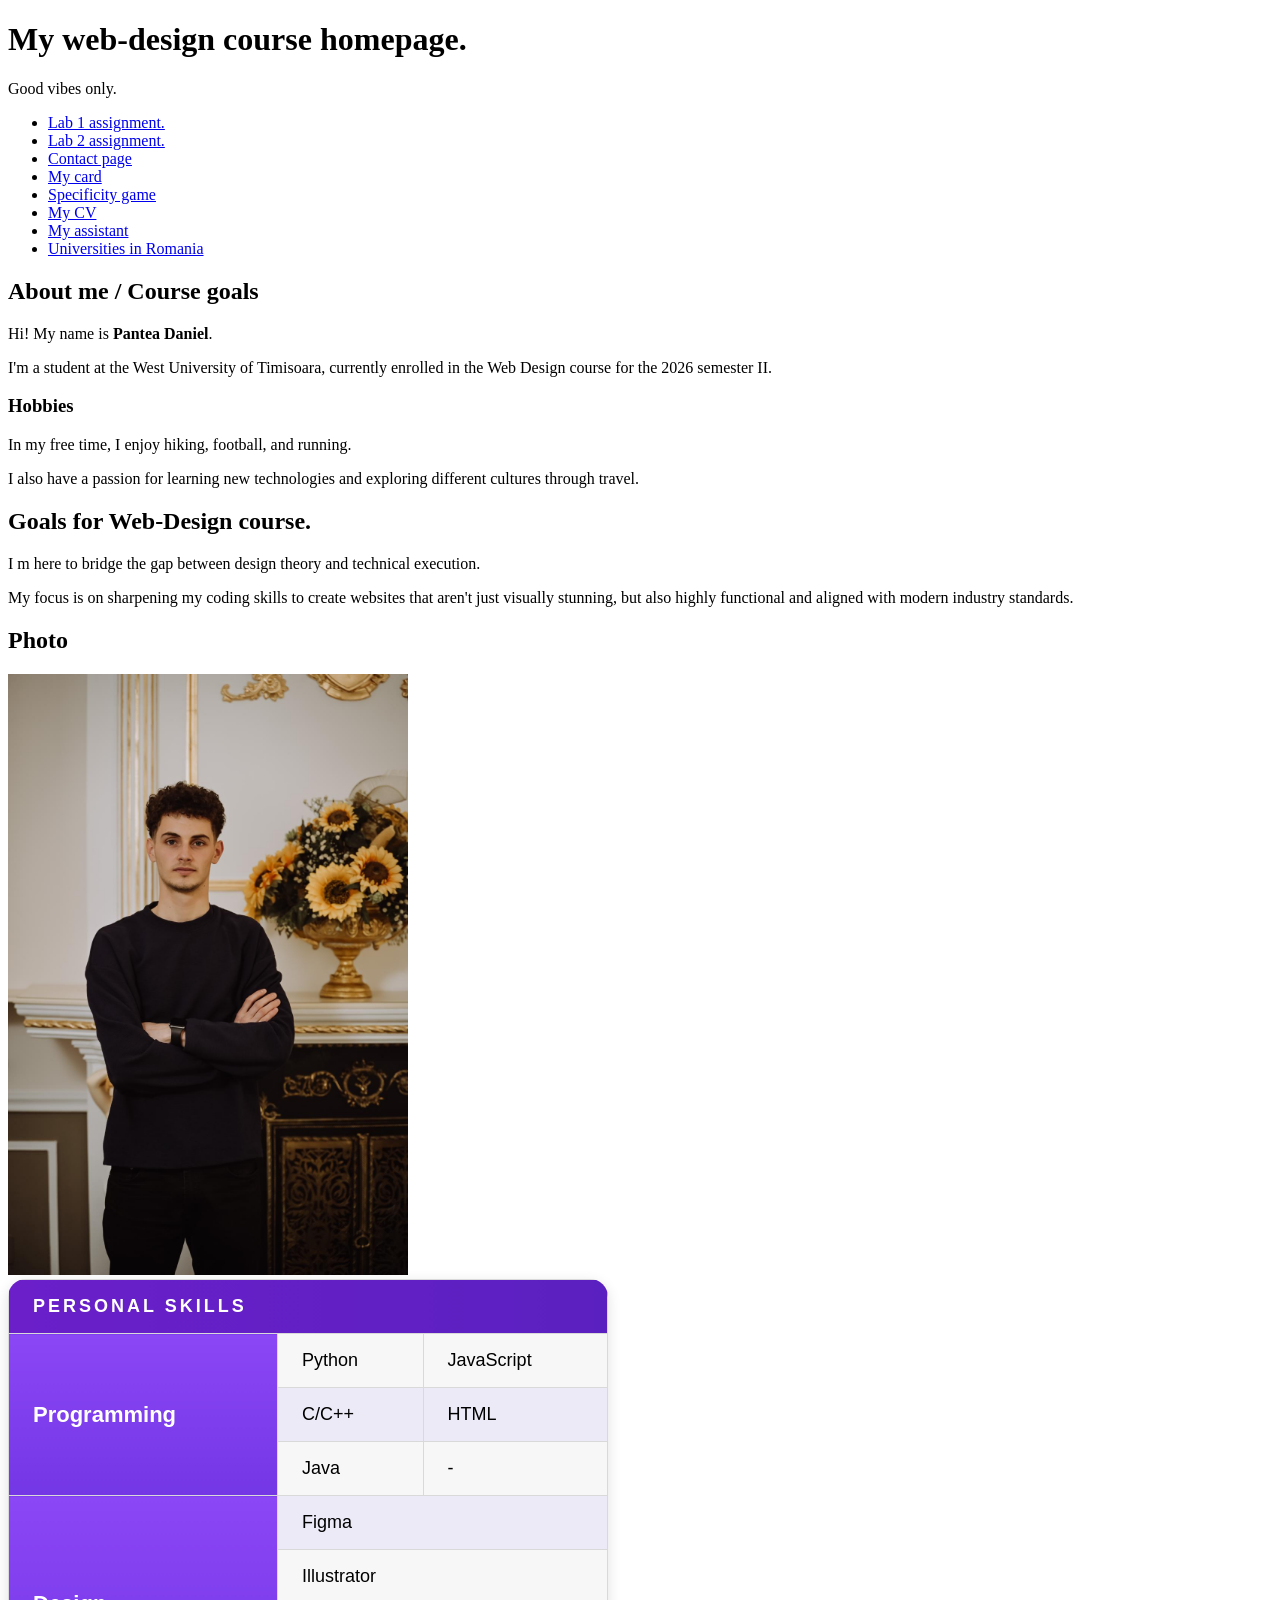
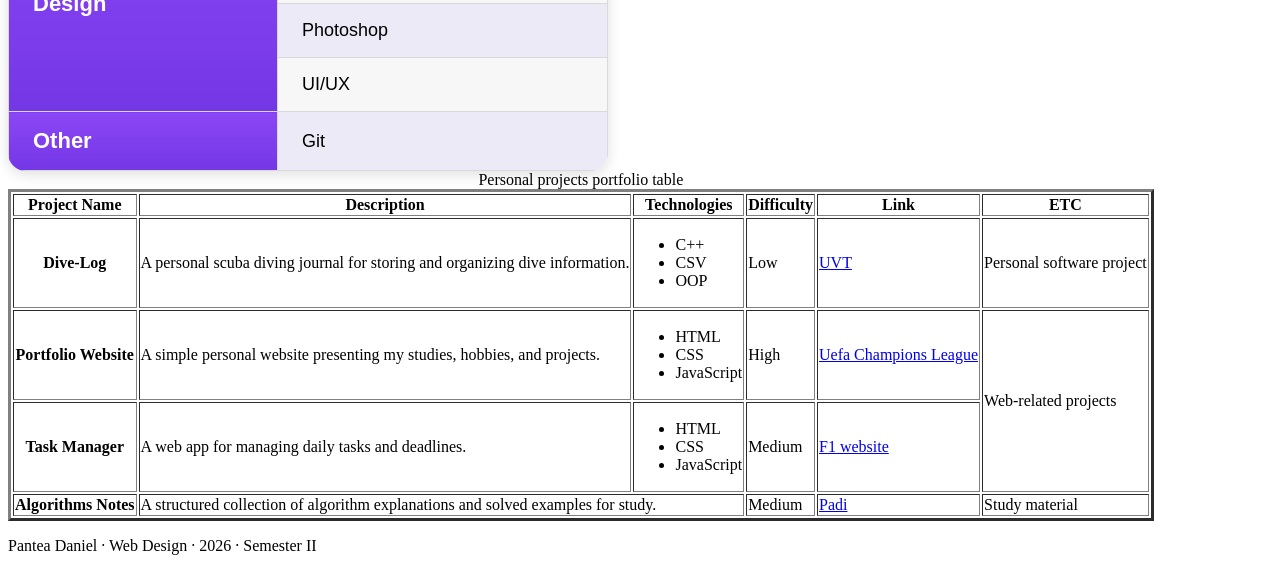
<file: index.html>
<!DOCTYPE html>
<html lang="en">

<head>
    <meta charset="UTF-8">
    <meta name="viewport" content="width=device-width">
    <title>Course homepage - Heading hierarchy example</title>
    <link rel="stylesheet" href="index.css">
</head>

<body>
    <header>
        <h1>My web-design course homepage.</h1>
        <p>Good vibes only.</p>
    </header>
    <nav aria-label="Main navigation">
        <ul>
            <li><a href="https://github.com/CS-WD-UVT-2026/lab1-wd-ie-Pantea-Daniel.git">Lab 1 assignment.</a></li>
            <li><a href="https://github.com/CS-WD-UVT-2026/lab2-wd-ie-Pantea-Daniel.git">Lab 2 assignment.</a></li>
            <li><a href="contact.html">Contact page</a></li>
            <li><a href="card.html">My card</a></li>
            <li><a href="specificity.html">Specificity game</a></li>
            <li><a href="cv.html">My CV</a></li>
            <li><a href="chatbot.html">My assistant</a></li>
            <li><a href="universities.html">Universities in Romania</a></li>

        </ul>
    </nav>
    <main id="main-content">
        <section>
            <h2>About me / Course goals</h2>
            <p>Hi! My name is <strong>Pantea Daniel</strong>.</p>
            <p>I'm a student at the West University of Timisoara, currently enrolled in the Web Design course for the
                2026 semester II.</p>
            <h3>Hobbies</h3>
            <p>In my free time, I enjoy hiking, football, and running.</p>
            <p>I also have a passion for learning new technologies and exploring different cultures through travel.</p>
            <h2>Goals for Web-Design course.</h2>
            <p>I m here to bridge the gap between design theory and technical execution.</p>
            <p>My focus is on sharpening my coding skills to create websites that aren't just visually stunning, but
                also highly functional and aligned with modern industry standards.</p>
        </section>
        <section>
            <h2>Photo</h2>
            <img width="400" src="my_photo.jpeg" alt="Me at the final of 12 th grade, of high school.">
        </section>

    </main>
    <table border="3" class="skill-table">
        <thead>
            <tr>
                <th scope="col" colspan="3">Personal Skills</th>
            </tr>
        </thead>
        <tbody>
            <tr>
                <th scope="row" rowspan="3">Programming</th>
                <td>Python</td>
                <td>JavaScript</td>
            </tr>
            <tr>
                <td>C/C++</td>
                <td>HTML</td>
            </tr>
            <tr>
                <td>Java</td>
                <td>-</td>
            </tr>
            <tr>
                <th scope="row" rowspan="4">Design</th>
                <td colspan="2">Figma</td>
            </tr>
            <tr>
                <td colspan="2">Illustrator</td>
            </tr>
            <tr>
                <td colspan="2">Photoshop</td>
            </tr>
            <tr>
                <td colspan="2">UI/UX</td>
            </tr>
            <tr>
                <th scope="row">Other</th>
                <td colspan="2">Git</td>
            </tr>
        </tbody>
    </table>
    <table border="3">
        <caption>Personal projects portfolio table</caption>
        <thead>
            <tr>
                <th scope="col">Project Name</th>
                <th scope="col">Description</th>
                <th scope="col">Technologies</th>
                <th scope="col">Difficulty</th>
                <th scope="col">Link</th>
                <th scope="col">ETC</th>
            </tr>
        </thead>
        <tbody>
            <tr>
                <th scope="row">Dive-Log</th>
                <td>A personal scuba diving journal for storing and organizing dive information.</td>
                <td>
                    <ul>
                        <li>C++</li>
                        <li>CSV</li>
                        <li>OOP</li>
                    </ul>
                </td>
                <td>Low</td>
                <td>
                    <a href="https://www.uvt.ro/" target="_blank">UVT</a>
                </td>
                <td>Personal software project</td>
            </tr>

            <tr>
                <th scope="row">Portfolio Website</th>
                <td>A simple personal website presenting my studies, hobbies, and projects.</td>
                <td>
                    <ul>
                        <li>HTML</li>
                        <li>CSS</li>
                        <li>JavaScript</li>
                    </ul>
                </td>
                <td>High</td>
                <td>
                    <a href="https://www.uefa.com/uefachampionsleague/" target="_blank">Uefa Champions League</a>
                </td>
                <td rowspan="2">Web-related projects</td>
            </tr>

            <tr>
                <th scope="row">Task Manager</th>
                <td>A web app for managing daily tasks and deadlines.</td>
                <td>
                    <ul>
                        <li>HTML</li>
                        <li>CSS</li>
                        <li>JavaScript</li>
                    </ul>
                </td>
                <td>Medium</td>
                <td>
                    <a href="https://www.formula1.com/" target="_blank">F1 website</a>
                </td>
            </tr>

            <tr>
                <th scope="row">Algorithms Notes</th>
                <td colspan="2">A structured collection of algorithm explanations and solved examples for study.</td>
                <td> Medium </td>
                <td>
                    <a href="https://www.padi.com/" target="_blank">Padi</a>
                </td>
                <td>Study material</td>
            </tr>
        </tbody>
    </table>

    <footer>
        <p>Pantea Daniel · Web Design · 2026 · Semester II</p>
    </footer>
</body>

</html>
</file>
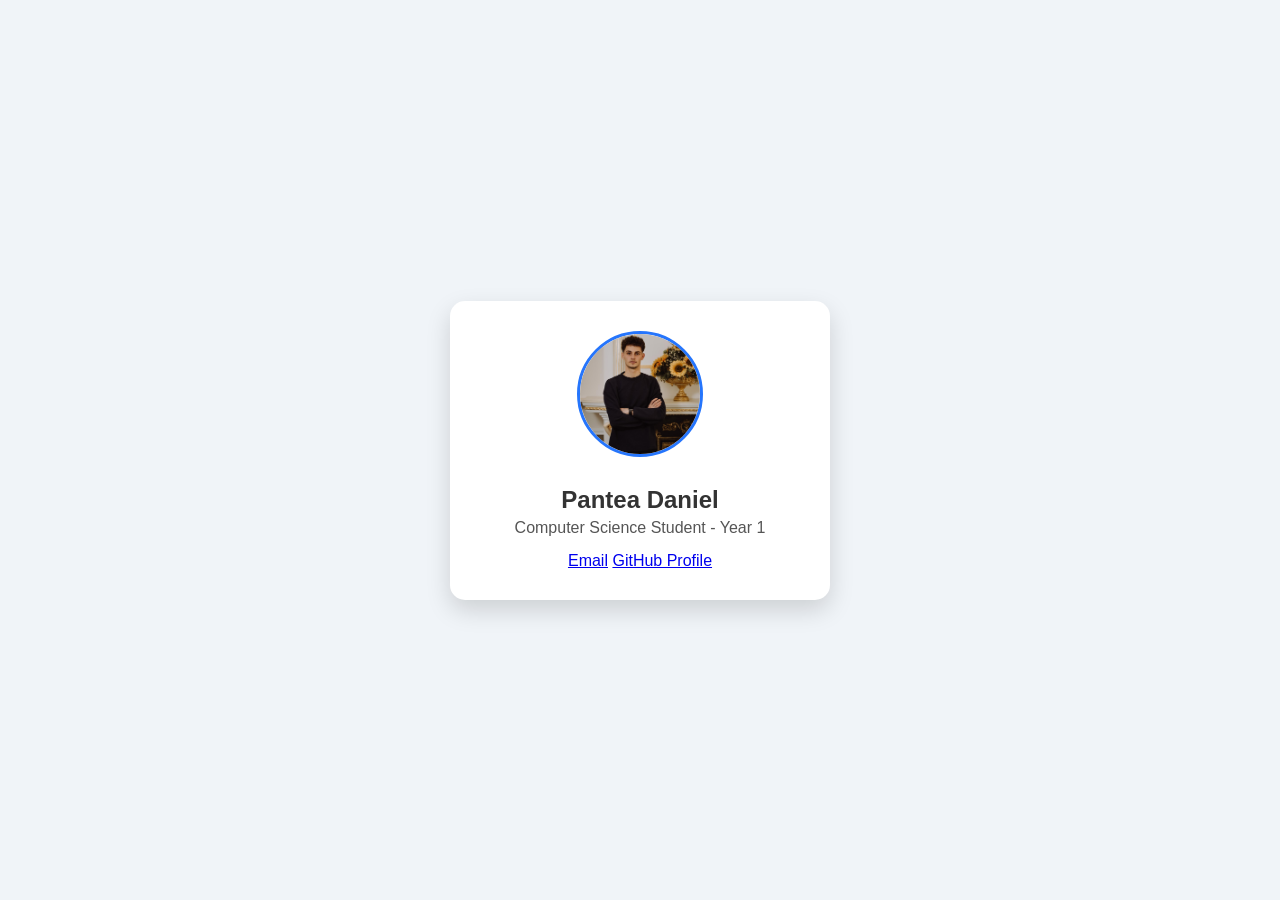
<file: card.html>
<!DOCTYPE html>
<html lang="en">
<head>
    <meta charset="UTF-8">
    <title>Business Card</title>
    <link rel="stylesheet" href="card.css">
</head>
<body>

<div id="card">

    <img src="my_photo.jpeg" alt="Profile Picture" class="profile-image">
    <h1 class="full-name">Pantea Daniel</h1>
    <h2 class="subtitle">Computer Science Student - Year 1</h2>
    <a href="mailto:daniel.pantea06@e-uvt.ro" class="email">Email</a>

    <a href="https://github.com/" class="github">GitHub Profile</a>

</div>

</body>
</html>
</file>
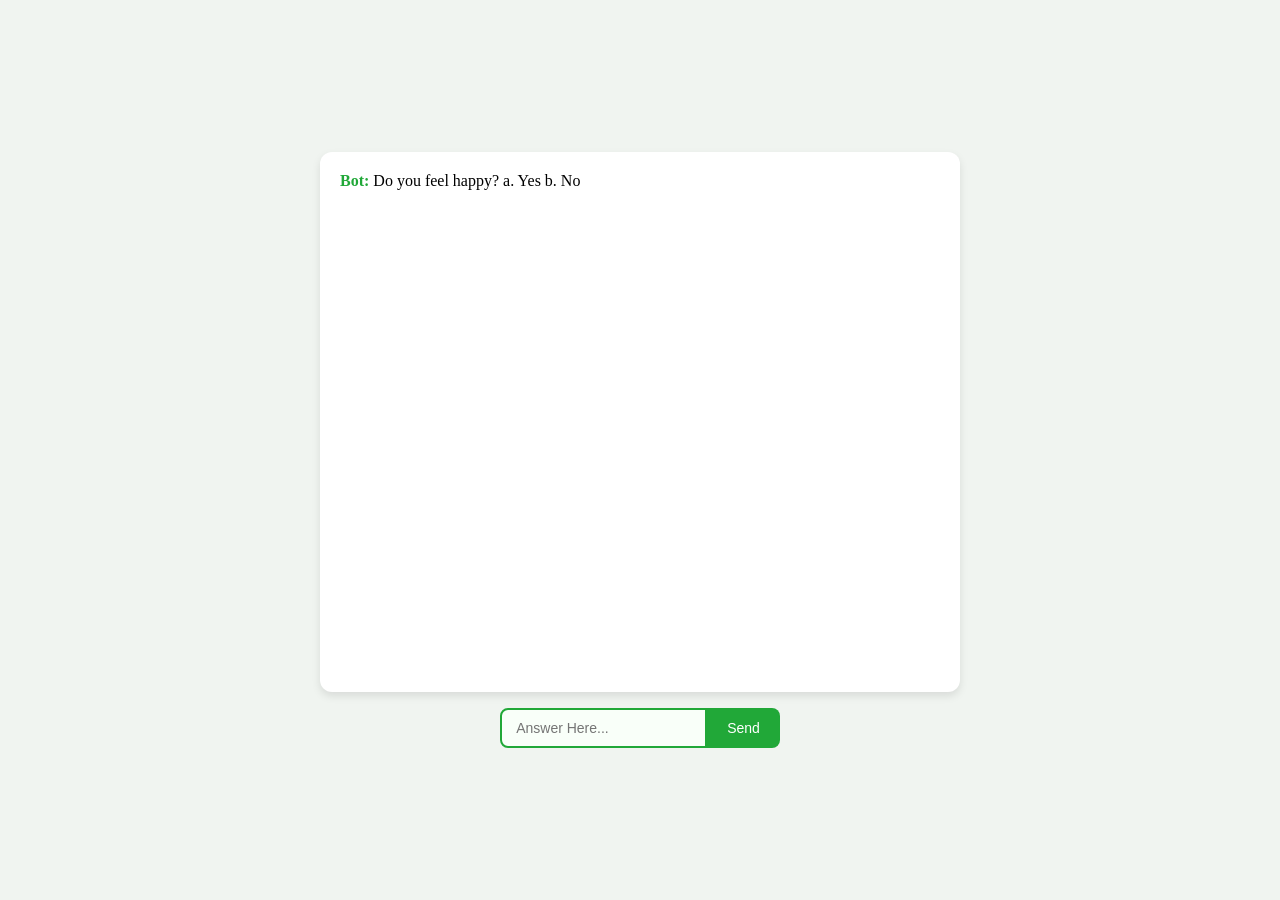
<file: chatbot.html>
<!DOCTYPE html>
<html lang="en">
<head>
    <meta charset="UTF-8">
    <meta name="viewport" content="width=device-width, initial-scale=1.0">
    <title>Chatbot</title>
    <link rel="stylesheet" href="chatbot.css">
</head>
<body>
    <div class="chat-container" id="chat-container">
    </div>
    <form id="chat-form">
        <input type="text" id="user-input" placeholder="Answer Here...">
        <button type="submit">Send</button>
    </form>
    <script src="chatbot.js"></script>
</body>
</html>
</file>
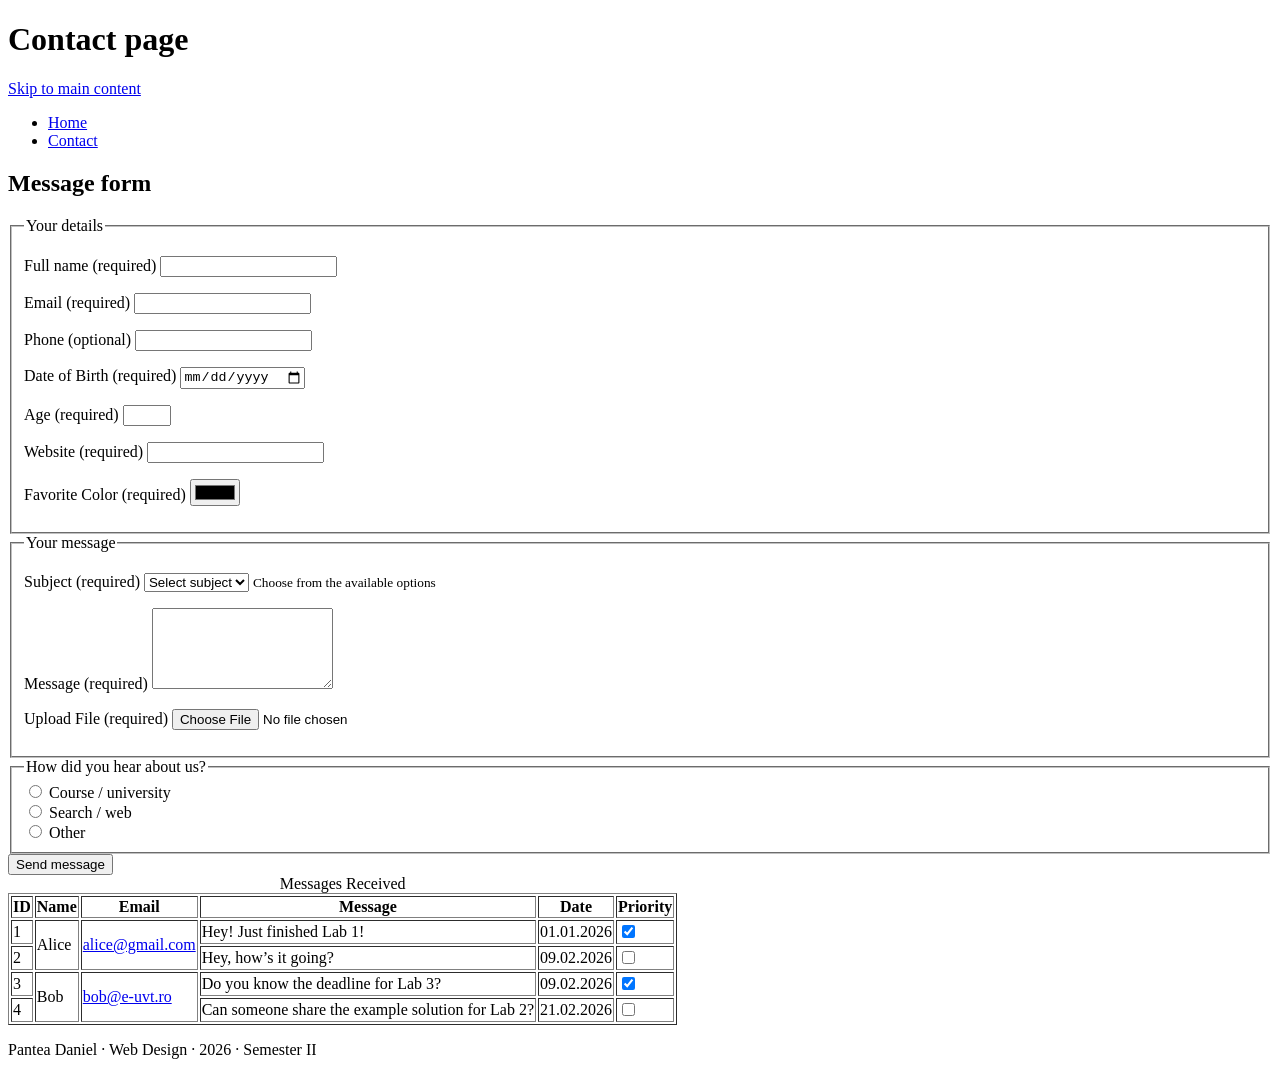
<file: contact.html>
<!DOCTYPE html>
<html lang="en">

<head>
  <meta charset="UTF-8">
  <meta name="viewport" content="width=device-width">
  <title>Course homepage - Heading hierarchy example</title>
</head>

<body>
  <header>
    <h1>Contact page</h1>
  </header>

  <a href="#main-content" class="skip-link">Skip to main content</a>
  <nav aria-label="Main navigation">
    <ul>
      <li><a href="index.html">Home</a></li>
      <li><a href="contact.html">Contact</a></li>
    </ul>
  </nav>

  <main id="main-content">
    <section>
      <h2>Message form</h2>
      <form method="post" action="#" aria-label="Contact form" id="contactForm">

        <fieldset>
          <legend>Your details</legend>

          <p>
            <label for="name">Full name (required)</label>
            <input type="text" id="fullname" name="name" required>
          </p>
          <p>
            <label for="email">Email (required)</label>
            <input type="email" id="email" name="email" required>
          </p>
          <p>
            <label for="phone">Phone (optional)</label>
            <input type="tel" id="phone" name="phone">
          </p>
          <p>
            <label for="dob">Date of Birth (required)</label>
            <input type="date" id="dob" name="dob" required>
          </p>
          <p>
            <label for="age">Age (required)</label>
            <input type="number" id="age" name="age" min="18" max="60" required>
          </p>
          <p>
            <label for="website">Website (required)</label>
            <input type="url" id="website" name="website" required>
          </p>
          <p>
            <label for="favColor">Favorite Color (required)</label>
            <input type="color" id="favColor" name="favColor" required>
          </p>
        </fieldset>

        <fieldset>
          <legend>Your message</legend>
          <p>
            <label for="subject">Subject (required)</label>
            <select id="subject" name="subject" required aria-describedby="subject-hint">
              <option value="">Select subject</option>
              <option value="Lab 2">Lab 2</option>
              <option value="schedule">Schedule</option>
              <option value="grading">Grading</option>
            </select>
            <small id="subject-hint" class="form-hint">Choose from the available options</small>
          </p>

          <p>
            <label for="msg">Message (required)</label>
            <textarea id="message" name="message" rows="5" required></textarea>
          </p>
          <p>
            <label for="fileUpload">Upload File (required)</label>
            <input type="file" id="fileUpload" name="fileUpload" accept=".pdf,.docx" required>
          </p>
        </fieldset>

        <fieldset>
          <legend>How did you hear about us?</legend>

          <input type="radio" id="hear-course" name="hear" value="course">
          <label for="hear-course">Course / university</label>
          <br>
          <input type="radio" id="hear-search" name="hear" value="search">
          <label for="hear-search">Search / web</label>
          <br>
          <input type="radio" id="hear-other" name="hear" value="other">
          <label for="hear-other">Other</label>
        </fieldset>

        <button type="submit">Send message</button>
      </form>
    </section>
  </main>
    <table border="1">
      <caption>Messages Received</caption>

        <tr>
          <th>ID</th>
          <th>Name</th>
          <th>Email</th>
          <th>Message</th>
          <th>Date</th>
          <th>Priority</th>
        </tr>

        <tr>
          <td>1</td>
          <td rowspan="2">Alice</td>
          <td rowspan="2">
            <a href="mailto:alice@gmail.com">alice@gmail.com</a>
          </td>
          <td>Hey! Just finished Lab 1!</td>
          <td>01.01.2026</td>
          <td><input type="checkbox" checked></td>
        </tr>

        <tr>
          <td>2</td>
          <td>Hey, how’s it going?</td>
          <td>09.02.2026</td>
          <td><input type="checkbox"></td>
        </tr>

        <tr>
          <td>3</td>
          <td rowspan="2">Bob</td>
          <td rowspan="2">
            <a href="mailto:bob@e-uvt.ro">bob@e-uvt.ro</a>
          </td>
          <td>Do you know the deadline for Lab 3?</td>
          <td>09.02.2026</td>
          <td><input type="checkbox" checked></td>
        </tr>

        <tr>
          <td>4</td>
          <td>Can someone share the example solution for Lab 2?</td>
          <td>21.02.2026</td>
          <td><input type="checkbox"></td>
        </tr>

    </table>
  <footer>
    <p>Pantea Daniel · Web Design · 2026 · Semester II</p>
  </footer>
  <script src="contact.js"></script>
</body>

</html>
</file>
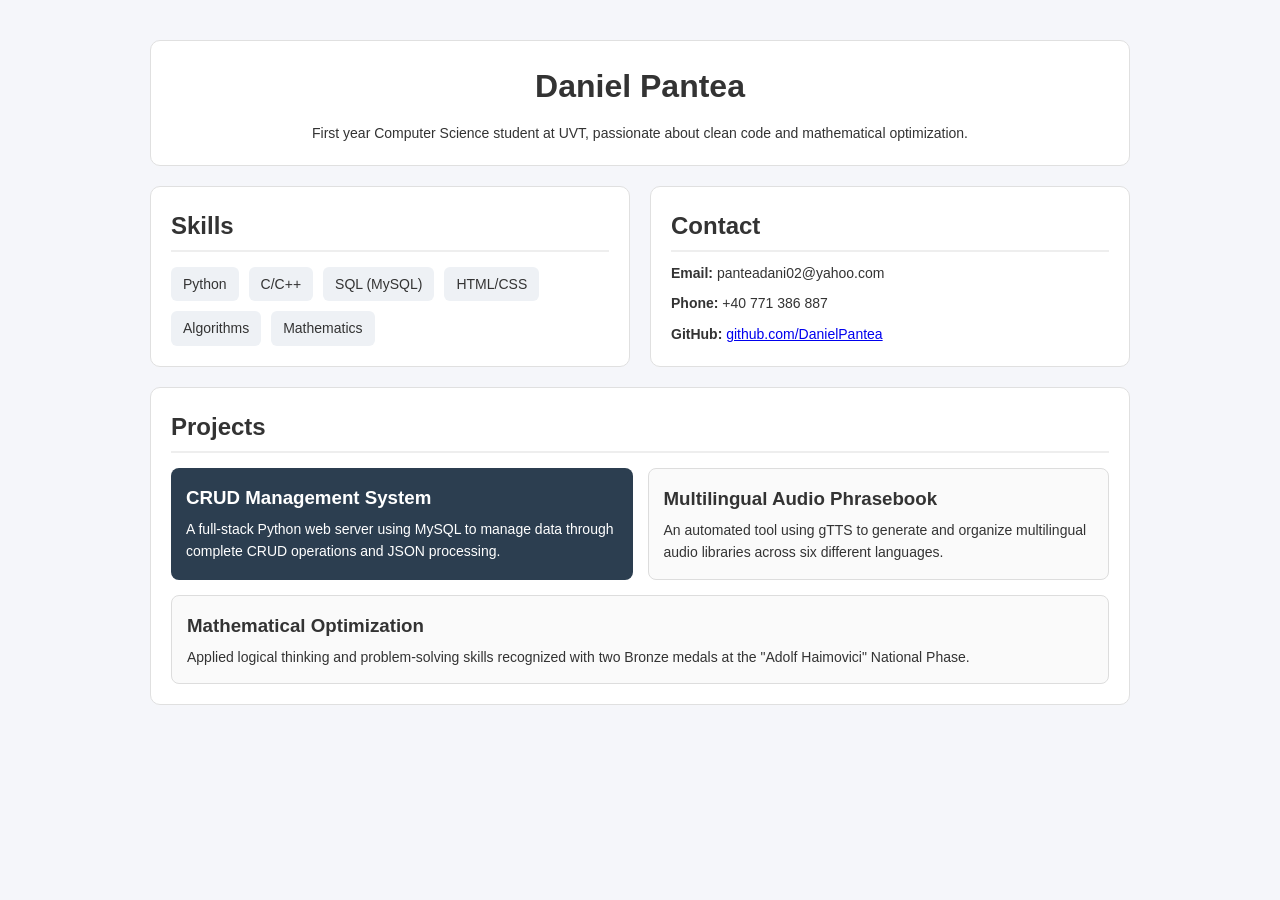
<file: cv.html>
<!DOCTYPE html>
<html lang="en">
<head>
    <meta charset="UTF-8">
    <meta name="viewport" content="width=device-width, initial-scale=1.0">
    <title>Personal CV</title>
    <link rel="stylesheet" href="cv.css">
</head>
<body>
    <div class="cv-container">
        <header class="profile">
            <h1>Daniel Pantea</h1>
            <p>First year Computer Science student at UVT, passionate about clean code and mathematical optimization.</p>
        </header>

        <section class="skills">
            <h2>Skills</h2>
            <div class="skills-list">
                <span>Python</span>
                <span>C/C++</span>
                <span>SQL (MySQL)</span>
                <span>HTML/CSS</span>
                <span>Algorithms</span>
                <span>Mathematics</span>
            </div>
        </section>

        <section class="projects">
            <h2>Projects</h2>
            <div class="card-grid">
                <article class="card featured-card">
                    <h3>CRUD Management System</h3>
                    <p>A full-stack Python web server using MySQL to manage data through complete CRUD operations and JSON processing.</p>
                </article>

                <article class="card">
                    <h3>Multilingual Audio Phrasebook</h3>
                    <p>An automated tool using gTTS to generate and organize multilingual audio libraries across six different languages.</p>
                </article>

                <article class="card">
                    <h3>Mathematical Optimization</h3>
                    <p>Applied logical thinking and problem-solving skills recognized with two Bronze medals at the "Adolf Haimovici" National Phase.</p>
                </article>
            </div>
        </section>

        <section class="contact">
            <h2>Contact</h2>
            <div class="contact-box">
                <p><strong>Email:</strong> panteadani02@yahoo.com</p>
                <p><strong>Phone:</strong> +40 771 386 887</p>
                <p><strong>GitHub:</strong> <a href="https://github.com/DanielPantea" target="_blank">github.com/DanielPantea</a></p>
            </div>
        </section>
    </div>
</body>
</file>
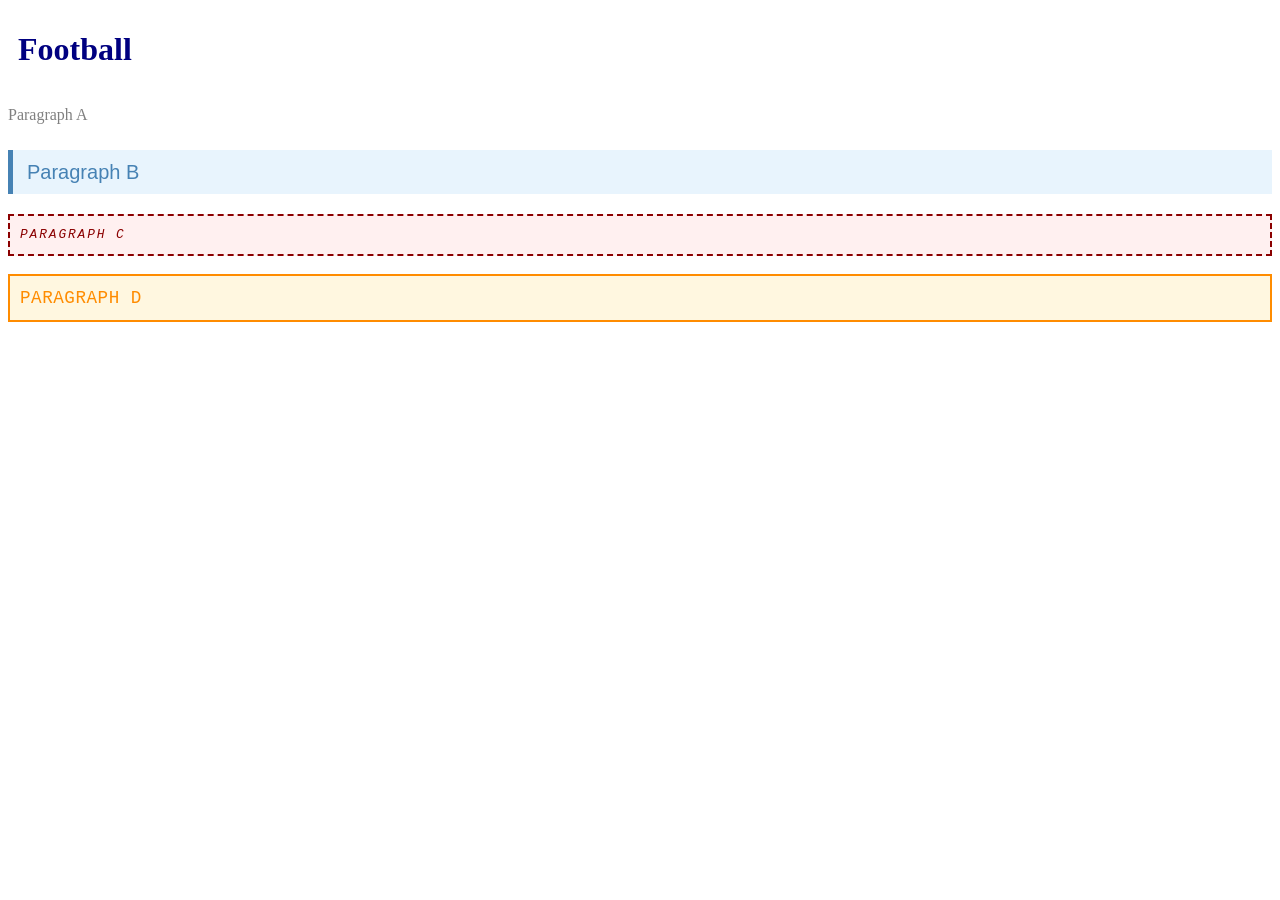
<file: specificity.html>
<!DOCTYPE html>
<html lang="en">
<head>
    <meta charset="UTF-8">
    <title>Specificity Game</title>
    <link rel="stylesheet" href="style.css">
    <style>
        h1 {
            color:navy;
        }
        p {
            color: gray;
            font-size: 1rem;
            font-family: Georgia, serif;
            line-height: 1.4;
            padding: 4px 0;
        }

        .info {
            color: steelblue;
            font-size: 1.25rem;
            background-color: #e8f4fd;
            padding: 8px 14px;
            border-left: 5px solid steelblue;
            font-family: Arial, sans-serif;
        }

        #warning {
            color: darkred;
            font-size: 0.8rem;
            font-style: italic;
            text-transform: uppercase;
            letter-spacing: 0.15em;
            border: 2px dashed darkred;
            padding: 10px;
            background-color: #fff0f0;
            font-family: 'Courier New', monospace;
        }

        #warning.info {
            color: darkorange;
            background-color: #fff7e0;
            border: 2px solid darkorange;
            font-size: 1.1rem;
            font-style: normal;
            letter-spacing: 0.03em;
        }
    </style>
</head>
<body>
    <h1>Football</h1>

    <p>Paragraph A</p>

    <p class="info">Paragraph B</p>

    <p id="warning">Paragraph C</p>

    <p class="info" id="warning">Paragraph D</p>

</body>
</html>
</file>
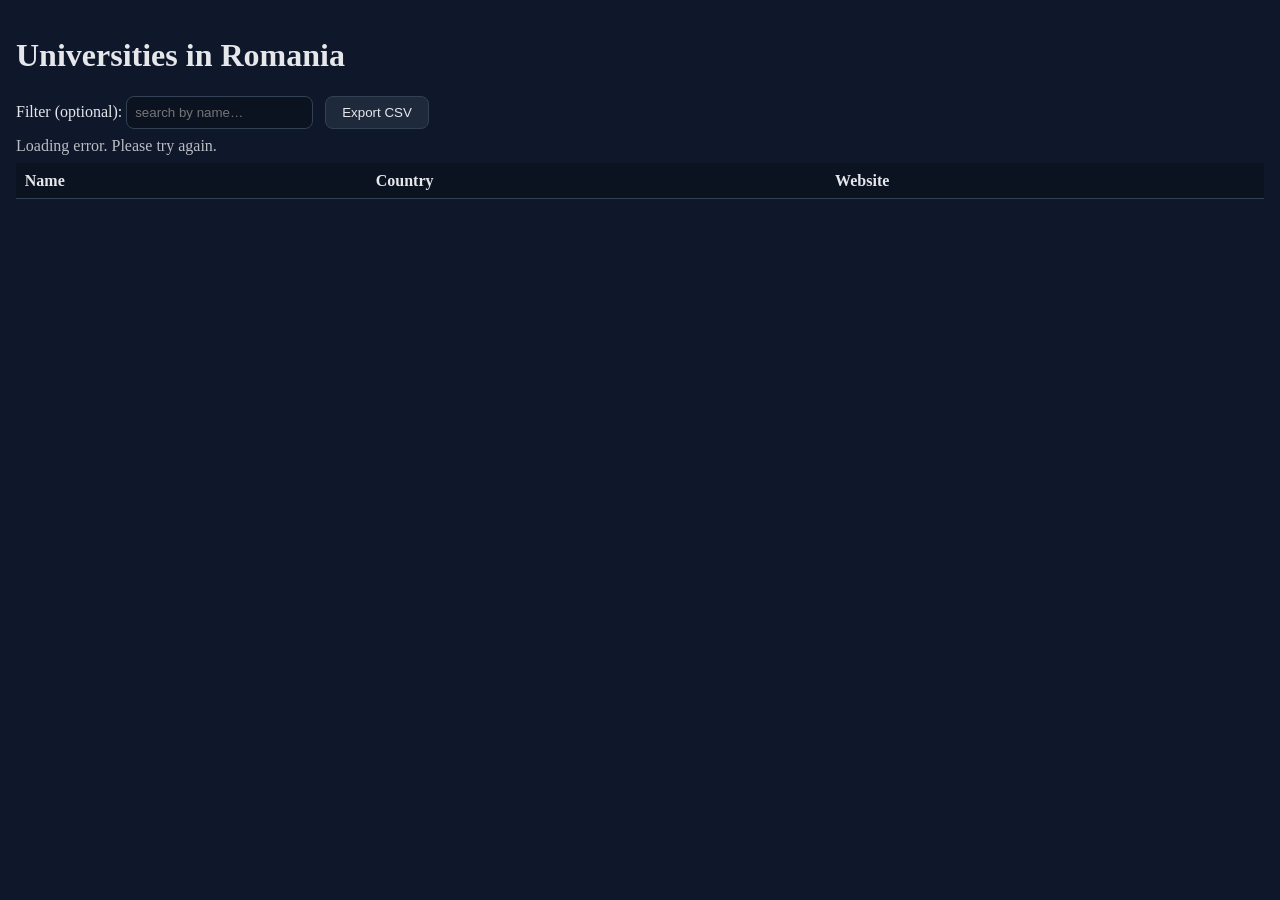
<file: universities.html>
<!DOCTYPE html>
<html lang="en">
<head>
    <meta charset="UTF-8">
    <meta name="viewport" content="width=device-width, initial-scale=1.0">
    <title>Universities in Romania</title>
    <link rel="stylesheet" href="universities.css">
</head>
<body>
    <div>
        <h1>Universities in Romania</h1>
        <label for="q">Filter (optional):</label>
        <input id="q" placeholder="search by name…" />
        
        <button id="exportCsv">Export CSV</button>

        <div id="status" class="status"></div>

        <table>
            <thead>
                <tr>
                    <th>Name</th>
                    <th>Country</th>
                    <th>Website</th>
                </tr>
            </thead>
            <tbody id="tbody"></tbody>
        </table>
    </div>

    <script src="universities.js"></script>
</body>
</html>
</file>
<file: index.css>
.skill-table {
    width: 600px;
    border-collapse: collapse;
    font-family: Arial, sans-serif;
    border-radius: 18px;
    overflow: hidden;
    box-shadow: 0 4px 14px rgba(0, 0, 0, 0.12);
    border: none;
}

.skill-table th,
.skill-table td {
    padding: 16px 24px;
    text-align: left;
    border: 1px solid #d9d9d9;
    font-size: 18px;
}

.skill-table thead th {
    background: linear-gradient(90deg, #6a1fc9, #5b20c0);
    color: white;
    text-transform: uppercase;
    letter-spacing: 3px;
    font-weight: bold;
}

.skill-table tbody th {
    background: linear-gradient(180deg, #8b46f5, #7437e6);
    color: white;
    font-weight: bold;
    font-size: 22px;
    width: 220px;
}

.skill-table tbody td {
    background-color: #f7f7f7;
}

.skill-table tbody tr:nth-child(even) td {
    background-color: #eceaf7;
}
</file>
<file: card.css>
body {
    font-family: 'Arial', sans-serif;
    background-color: #f0f4f8;
    display: flex;
    justify-content: center;
    align-items: center;
    height: 100vh;
    margin: 0;
}

h1 {
    margin: 10px 0 5px 0;
}

h2 {
    margin: 0 0 15px 0;
    font-weight: normal;
}

/* ID selector */
#card{
    background: white;
    padding: 30px 40px;
    border-radius: 15px;
    box-shadow: 0 10px 25px rgba(0, 0, 0, 0.15);
    text-align: center;
    width: 300px;
}

.profile-image {
    width: 120px;
    height: 120px;
    border-radius: 50%;
    object-fit: cover;
    margin-bottom: 15px;
    border: 3px solid #2575fc;
}

.full-name {
    color: #333;
    font-size: 1.5em;
}

.subtitle {
    color: #555;
    font-size: 1em;
}

.contact-link {
    color: #2575fc;
    text-decoration: none;
    transition: color 0.3s;
}

.contact-link:hover {
    color: #6a11cb;
}
</file>
<file: chatbot.css>
body {
    background-color: #f0f4f0; /* Soft background */
    display: flex;
    justify-content: center;
    align-items: center;
    height: 100vh;
    margin: 0;
    flex-direction: column;
}

.chat-container {
    max-width: 600px;
    width: 90%;
    height: 500px;
    padding: 20px;
    background-color: #ffffff;
    border-radius: 12px;
    box-shadow: 0 4px 8px rgba(0, 0, 0, 0.1);
    margin-bottom: 16px;
    overflow-y: auto;
}

.message {
    margin-bottom: 12px;
}

.message.bot-message strong {
    color: #21a838;
}

.message.user-message strong {
    color: #333333;
}

#chat-form {
    display: flex;
}

#user-input {
    flex: 1;
    padding: 10px 14px;
    border: 2px solid #21a838;
    border-radius: 8px 0 0 8px;
    font-size: 14px;
    outline: none;
    background-color: #f9fff9;
    color: #333333;
}

#user-input:focus {
    border-color: #1b8a2e;
    background-color: #ffffff;
}

button[type="submit"] {
    padding: 10px 20px;
    background-color: #21a838;
    color: white;
    border: none;
    border-radius: 0 8px 8px 0;
    cursor: pointer;
    font-size: 14px;
}

button[type="submit"]:hover {
    background-color: #1b8a2e;
}
</file>
<file: cv.css>
* {
    margin: 0;
    padding: 0;
    box-sizing: border-box;
}

body {
    font-family: "Segoe UI", Tahoma, sans-serif;
    background-color: #f5f6fa;
    color: #333;
    line-height: 1.6;
}

.cv-container {
    max-width: 1000px;
    margin: 30px auto;
    padding: 10px;

    display: grid;
    grid-template-columns: 1fr 1fr;
    grid-template-areas:
        "profile profile"
        "skills contact"
        "projects projects";
    gap: 20px;
}

.profile,
.skills,
.projects,
.contact {
    background: #ffffff;
    padding: 20px;
    border-radius: 10px;
    border: 1px solid #e0e0e0;
}

.profile {
    grid-area: profile;
    text-align: center;
}

.skills {
    grid-area: skills;
}

.contact {
    grid-area: contact;
}

.projects {
    grid-area: projects;
}

.skills-list {
    display: flex;
    flex-wrap: wrap;
    gap: 10px;
    margin-top: 15px;
}

.skills-list span {
    background: #eef1f5;
    padding: 6px 12px;
    border-radius: 6px;
    font-size: 14px;
}

.card-grid {
    display: flex;
    flex-wrap: wrap;
    gap: 15px;
    margin-top: 15px;
}

.card {
    flex: 1 1 calc(50% - 15px);
    padding: 15px;
    border-radius: 8px;
    background: #fafafa;
    border: 1px solid #ddd;
}

.featured-card {
    background: #2c3e50;
    color: #ffffff;
    border: none;
}


.contact-box {
    display: flex;
    flex-direction: column;
    gap: 8px;
    margin-top: 10px;
}

h1 {
    margin-bottom: 10px;
}

h2 {
    margin-bottom: 10px;
    border-bottom: 2px solid #eee;
    padding-bottom: 5px;
}

h3 {
    margin-bottom: 5px;
}

p {
    font-size: 14px;
}
</file>
<file: style.css>
h1 {
    color:aqua;
    font-style:bold;
    padding:10px;
}
</file>
<file: universities.css>
body {
    margin: 0;
    padding: 16px;
    background: #0f172a;
    color: #e5e7eb;
}

.status {
    opacity: .8;
    margin: 8px 0;
}

input {
    padding: .5rem;
    border-radius: .5rem;
    border: 1px solid #334155;
    background: #0b1220;
    color: #e5e7eb;
    margin-right: 8px;
}

button {
    padding: .5rem 1rem;
    border-radius: .5rem;
    border: 1px solid #334155;
    background: #1e293b;
    color: #e5e7eb;
    cursor: pointer;
    transition: background-color 0.2s;
}

button:hover {
    background-color: #334155;
}

table {
    width: 100%;
    border-collapse: collapse;
    margin-top: 8px;
    background: #1e293b;
}

th, td {
    padding: .55rem;
    border-bottom: 1px solid #334155;
    text-align: left;
    vertical-align: top;
}

th {
    font-weight: bold;
    background: #0b1220;
}

td a {
    color: #a7f3d0;
    text-decoration: none;
}

td a:hover {
    text-decoration: underline;
}
</file>
